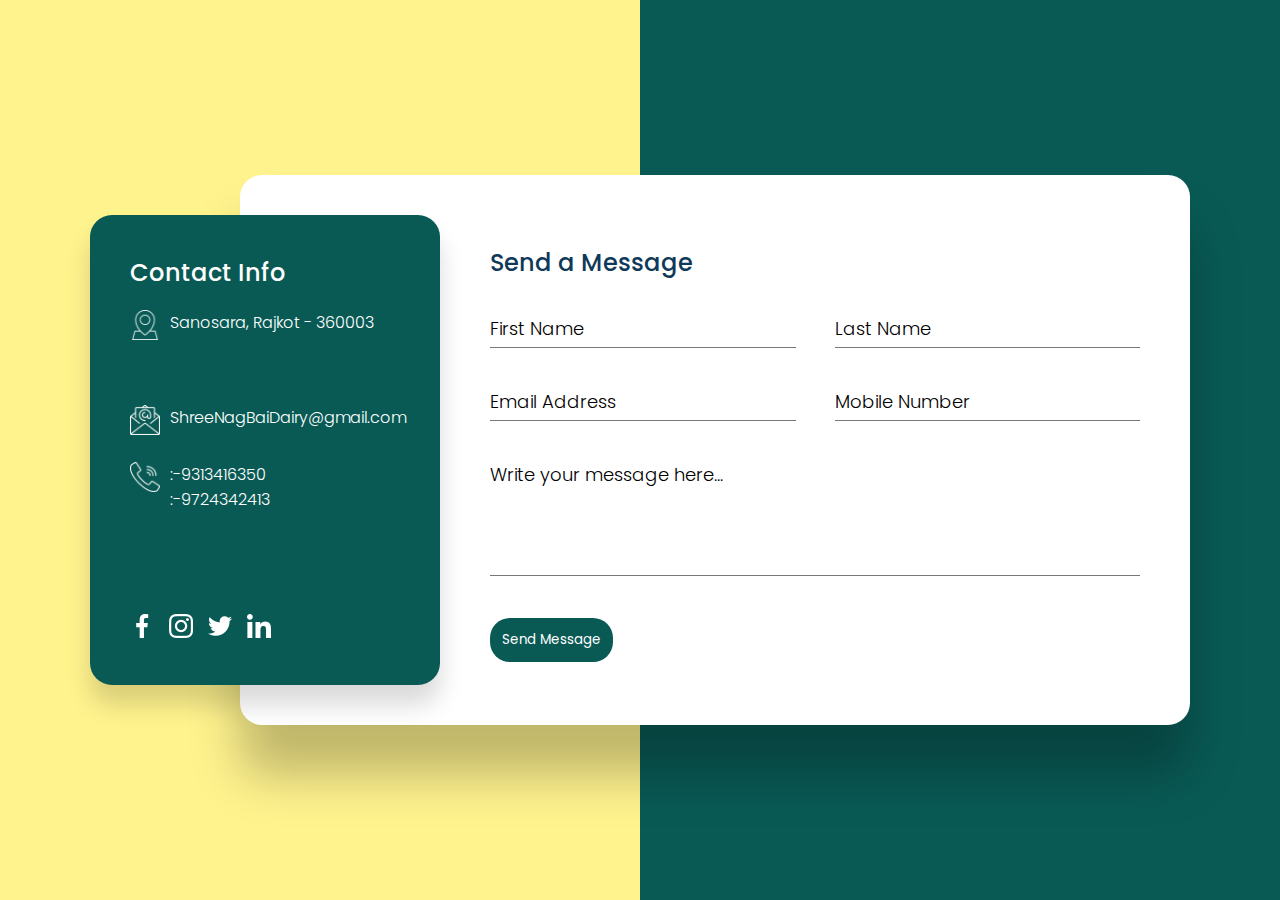
<file: Contact.html>
<!doctype html>
<html>
<head>
    <meta charset="utf-8">
    <meta name="viewport" content="width=device-width, initial-scale=1.0">
    <title>Contact Us</title>
    <link rel="shortcut icon" type="image/jpg" href="contact pages"/>
    <style>
        @import url('https://fonts.googleapis.com/css2?family=Poppins:wght@200&display=swap');
        @import url('https://fonts.googleapis.com/css2?family=Poppins:wght@300&display=swap');
        @import url('https://fonts.googleapis.com/css2?family=Poppins:wght@400&display=swap');
        @import url('https://fonts.googleapis.com/css2?family=Poppins:wght@500&display=swap');
        @import url('https://fonts.googleapis.com/css2?family=Poppins:wght@600&display=swap');
        @import url('https://fonts.googleapis.com/css2?family=Poppins:wght@700&display=swap');
        @import url('https://fonts.googleapis.com/css2?family=Poppins:wght@800&display=swap');
        @import url('https://fonts.googleapis.com/css2?family=Poppins:wght@900&display=swap');
    </style>
    <link rel="stylesheet" href="style-1.css">
</head>
<body>
    <section>
        <div class="container">
            <div class="contactInfo"> 
                <div>
                    <h2>Contact Info</h2>
                    <ul class="info">
                        <li>
                            <span><a href="https://maps.app.goo.gl/aLkfQjUjytdBKgkUA"><img src="contact images\location.png"></a></span>
                            <span>Sanosara, Rajkot - 360003<br><br><br></span>
                        </li>
                        <li>
                            <span><img src="contact images\mail.png"></span>
                            <span><a href="mailto:.srinagabaideripharmandf@com@gmail.com">ShreeNagBaiDairy@gmail.com</a></span>
                        </li>
                        <li>
                            <span><img src="contact images\call.png"></span>
                            <span>:-9313416350 <br>:-9724342413</span>
                        </li>
                    </ul>
                </div>
                <ul class="sci">
                    <li><a href="https://www.facebook.com"><img src="contact images\1.png"></a></li>
                    <li><a href="https://www.instagram.com/shri_nagbai_dairy_farm?utm_source=qr&igsh=emgwaHc5a3l4YjJq"><img src="contact images\3.png"></a></li>
                    <li><a href="https://twitter.com/nassosanagn"><img src="contact images\2.png"></a></li>
                    <li><a href="https://www.linkedin.com"><img src="contact images\5.png"></a></li>
                </ul>
            </div>
            <div class="contactForm">
                <h2>Send a Message</h2>
                <form class="formBox" onsubmit="sendEmail(); reset(); return false";>
                    <div class="inputBox w50">
                        <input type="text" name="firstName" required>
                        <span>First Name</span>
                    </div>
                    <div class="inputBox w50">
                        <input type="text" name="lastName" required>
                        <span>Last Name</span>
                    </div>
                    <div class="inputBox w50">
                        <input type="email" name="email" required>
                        <span>Email Address</span>
                    </div>
                    <div class="inputBox w50">
                        <input type="text" name="mobile" required>
                        <span>Mobile Number</span>
                    </div>
                    <div class="inputBox w100">
                        <textarea name="message" required></textarea>
                        <span>Write your message here...</span>
                    </div>
                    <div class="inputBox w100">
                        <button class="submitButton" type="submit">Send Message</button>
                    </div>
                </form>
            </div>
        </div>
    </section>
    <script>
        function showPopup() {
            alert("Thenk You For Message");
        }

        function resetForm() {
            document.querySelector('.formBox').reset();
        }

        document.addEventListener('DOMContentLoaded', function() {
            document.querySelector('.formBox').addEventListener('submit', function(event) {
                event.preventDefault(); // Prevents the form from submitting
                showPopup();
                resetForm();
                // Here, you can add additional code to handle the form data, like sending it via AJAX
            });
        });

    </script>
</body>
</html>
</file>
<file: style-1.css>
/* @import url('http://fonts.googleapis.com/css2?family=Poppins:wght@200;300;400;500;600;700;800;900&display=swap'); */

*
{
    margin: 0;
    padding: 0;
    box-sizing: border-box;
    font-family: 'Poppins',sans-serif;
}

section
{
    display: flex;
    justify-content: center;
    align-items: center;
    min-height: 100vh;
    background-color: #095a55;

}
section::before
{
    content: '';
    position: absolute;
    top: 0;
    left: 0;
    width: 50%;
    height: 100%;
    background: #fff38e;
}

.container
{
    position: relative;
    min-width: 1100px;
    min-height: 550px;
    display: flex;
    z-index: 1000;
    /* border-radius: 22px; */
    /* background-color: #fff; */

}

.container .contactInfo
{
    position: absolute;
    top: 40px;
    width: 350px;
    height: calc(100% - 80px);
    background: #095a55;
    z-index: 1;
    padding: 40px;
    display: flex;
    justify-content: center;
    flex-direction: column;
    justify-content: space-between;
    box-shadow: 0 20px 25px rgba(0,0,0,0.15); 
    border-radius: 22px;
}

.container .contactInfo h2
{
    color: #fff;
    font-size:24px;
    font-weight: 500;
}

.container .contactInfo ul.info 
{
   position: relative;
   margin: 20px 0; 
}

.container .contactInfo ul.info li
{
   position: relative;
   list-style: none;
   display: flex;
   margin: 20px 0;
   cursor: pointer;
   align-items: flex-start;
}

.container .contactInfo ul.info li span:nth-child(1)
{
    width: 30px;
    min-width: 30px;
}

/* for gmail */
.container .contactInfo ul.info li span a
{
    color: #fff;
    text-decoration: none;
    width: 30px;
    min-width: 30px;
    
}

.container .contactInfo ul.info li span:nth-child(1) img
{
    max-width: 100%;
    filter: invert(1);
}

.container .contactInfo ul.info li span:nth-child(2)
{
    color: #fff;
    margin-left: 10px;
    font-weight: 300;
}

.container .contactInfo ul.sci
{
    position: relative;
    display: flex;
}

.container .contactInfo ul.sci li
{
   list-style: none;  
   margin-right: 15px;
}

.container .contactInfo ul.sci li a
{
   text-decoration: none;
}

.container .contactInfo ul.sci li a img
{
   filter: invert(1);
}

.container .contactForm
{
    position: absolute;
    padding: 70px 50px;
    padding-left: 250px;
    margin-left: 150px;
    width: calc(100% - 150px);
    height: 100%;
    background: #fff; 
    box-shadow: 0 50px 50px rgba(0,0,0,0.25);
    border-radius: 22px;
}

.container .contactForm h2
{
    color: #0f3959;
    font-size: 24px;
    font-weight: 500;
}

.container .contactForm .formBox
{
    position: relative;
    display: flex;
    justify-content: space-between;
    flex-wrap: wrap;
    padding-top: 30px;
}

.container .contactForm .formBox .inputBox
{
    position: relative;
    margin-bottom: 35px;
}

.container .contactForm .formBox .inputBox.w50
{
    width: 47%;
}

.container .contactForm .formBox .inputBox.w100
{
    width: 100%;
}

.container .contactForm .formBox .inputBox input,
.container .contactForm .formBox .inputBox textarea 
{
    width: 100%;
    resize: none;
    padding: 5px 0;
    font-size: 18px;
    font-weight: 300;
    color: #333;
    border: none;
    outline: none;
    border-bottom: 1px solid #777;
}

.container .contactForm .formBox .inputBox textarea 
{
    height: 120px;
}

.container .contactForm .formBox .inputBox span 
{
    position: absolute;
    left: 0;
    padding: 5px 0;
    pointer-events: none;
    font-size: 18px;
    font-weight: 300;
    transition: 0.3s;
}

.container .contactForm .formBox .inputBox input:focus ~ span,
.container .contactForm .formBox .inputBox input:valid ~ span,
.container .contactForm .formBox .inputBox textarea:focus ~ span, 
.container .contactForm .formBox .inputBox textarea:valid ~ span
{
    transform: translateY(-20px);
    font-size:  12px;
    font-weight: 400;
    letter-spacing: 1px;
    color: #095a55;
    font-weight: 500;
} 

/* Css for the submit button */
.container .contactForm .formBox .inputBox button[type="submit"]         
{
    position: relative;
    cursor: pointer;
    background: #095a55;
    border-radius: 20px;
    color: #fff;
    border: none;
    max-width: 150px;   
    padding: 12px;
}

.container .contactForm .formBox .inputBox input[type="submit"]:hover{
    background: #0d9480;
}

/* make the form responsive */
@media (max-width: 1200px)
{
    .container
    {
        width: 90%;
        min-width: auto;
        margin: 20px;
        box-shadow: 0 20px 50px rgba(0,0,0,0.2);
    }

    .container .contactInfo
    {
        top: 0;
        height: 550px;
        position: relative;
        box-shadow: none;
        border-radius: 0px;
    }

    .container .contactForm
    {
        position: relative;
        width: calc(100% - 350px);
        padding-left: 0;
        margin-left: 0;
        padding: 40px;
        height: 550px;
        box-shadow: none;
        border-radius: 0px;
    }
}

@media (max-width: 991px)
{
    section
    {
        display: flex;
        justify-content: center;
        align-items: center;
        min-height: 100vh;
        background: #fff38e;
    }

    section::before
    {
        display: none;
    }

    .container
    {
        display: flex;
        flex-direction: column-reverse;
    }

    .container .contactForm
    {
        width: 100%;
        height: auto;
        border-radius: 0px;
    }

    .container .contactInfo
    {
        width: 100%;
        height: auto;
        flex-direction: row;
        border-radius: 0px;
    }
    .container .contactInfo ul.sci
    {
       position: relative;
       display: flex;
       justify-content: center;
       align-items: center;
    }
}

@media (max-width: 600px)
{
    .container .contactForm
    {
        padding: 25px;
    }

    .container .contactInfo{
        padding: 25px;
        flex-direction: column;
        align-items: flex-start;
    }

    .container .contactInfo ul.sci
    {
        margin-top: 40px;
    }

    .container .contactForm .formBox .inputBox.w50
    {
        width: 100%;
    }
}
</file>
